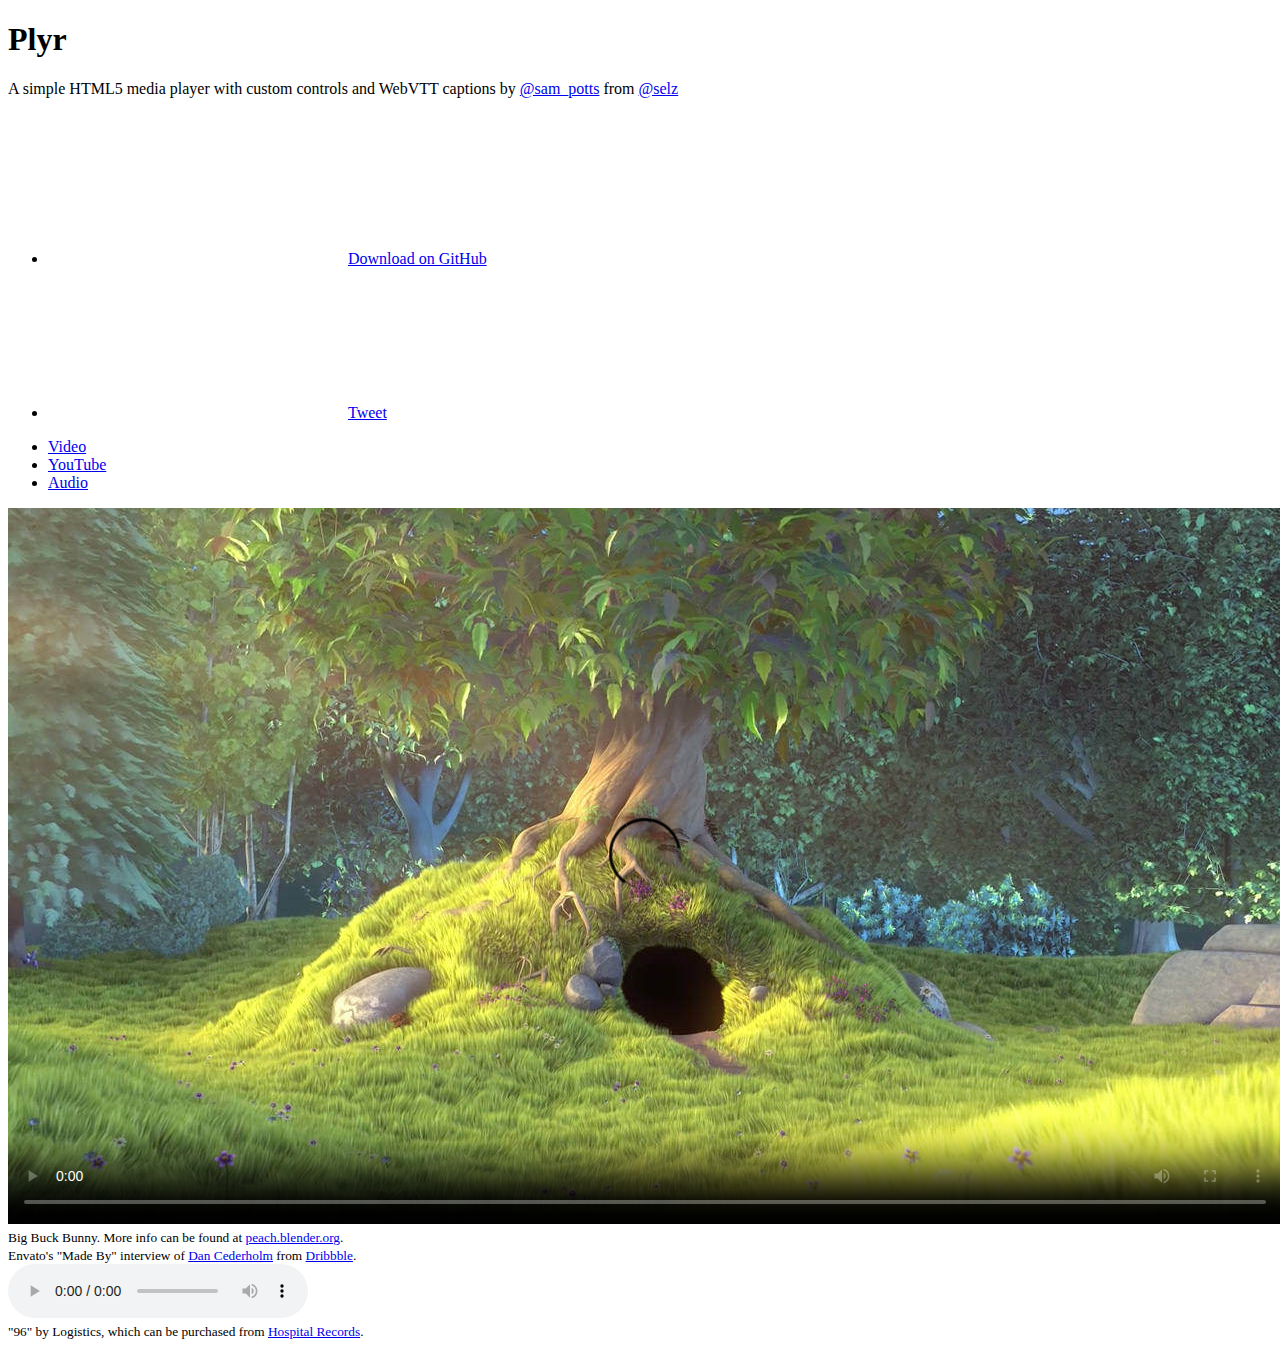
<file: lib/plyr/docs/index.html>
<!doctype html>
<html lang="en">
    <head>
        <meta charset="utf-8" />
        <title>Plyr - A simple HTML5 media player</title>
        <meta name="description" content="A simple HTML5 media player with custom controls and WebVTT captions.">
        <meta name="author" content="Sam Potts">
        <meta name="viewport" content="width=device-width, initial-scale=1">

        <!-- Styles -->
        <link rel="stylesheet" href="https://cdn.plyr.io/1.3.7/plyr.css">

        <!-- Docs styles -->
        <link rel="stylesheet" href="https://cdn.plyr.io/1.3.7/docs.css">
    </head>
    <body>
        <header>
            <h1>Plyr</h1>
            <p>A simple HTML5 media player with custom controls and WebVTT captions by <a href="https://twitter.com/sam_potts" target="_blank">@sam_potts</a> from <a href="https://twitter.com/selz" target="_blank">@selz</a></p>
            <nav>
                <ul>
                    <li>
                        <a href="https://github.com/selz/plyr" target="_blank" class="btn btn-primary" data-shr-network="github">
                            <svg class="icon"><use xlink:href="#shr-github"/></svg>Download on GitHub
                        </a>
                    </li>
                    <li>
                        <a href="https://twitter.com/intent/tweet?text=A+simple+HTML5+media+player+with+custom+controls+and+WebVTT+captions.&url=http%3A%2F%2Fplyr.io&via=Sam_Potts" target="_blank" class="btn btn-twitter" data-shr-network="twitter">
                            <svg class="icon"><use xlink:href="#shr-twitter"/></svg>Tweet
                        </a>
                    </li>
                </ul>
            </nav>
        </header>

        <main role="main" id="main">
            <nav class="btn-bar nav-panel">
                <ul>
                    <li><a href="#video" class="btn active btn-small">Video</a></li>
                    <li><a href="#youtube" class="btn btn-small">YouTube</a></li>
                    <li><a href="#audio" class="btn btn-small">Audio</a></li>
                </ul>
            </nav>
            <div class="panels">
                <section class="panel example-video active" id="video">
                    <div class="player">
                        <video poster="poster.jpg" controls crossorigin>
                            <!-- Video files -->
                            <source src="https://cdn.selz.com/plyr/1.0/movie.mp4" type="video/mp4">
                            <source src="https://cdn.selz.com/plyr/1.0/movie.webm" type="video/webm">

                            <!-- Text track file -->
                            <track kind="captions" label="English" srclang="en" src="https://cdn.selz.com/plyr/1.0/example_captions_en.vtt" default>

                            <!-- Fallback for browsers that don't support the <video> element -->
                            <a href="https://cdn.selz.com/plyr/1.0/movie.mp4">Download</a>
                        </video>
                    </div>
                    <small>Big Buck Bunny. More info can be found at <a href="https://peach.blender.org" target="_blank">peach.blender.org</a>.</small>
                </section>
                <section class="panel example-video" id="youtube">
                    <div class="player">
                        <div data-video-id="Au87oAJ2jeE" data-type="youtube"></div>
                    </div>
                    <small>Envato's "Made By" interview of <a href="https://www.youtube.com/watch?v=Au87oAJ2jeE" target="_blank">Dan Cederholm</a> from <a href="https://dribbble.com" target="_blank">Dribbble</a>.</small>
                </section>
                <section class="panel example-audio" id="audio">
                    <div class="player">
                        <audio controls>
                            <!-- Audio files -->
                            <source src="//cdn.selz.com/plyr/1.0/logistics-96-sample.mp3" type="audio/mp3">
                            <source src="//cdn.selz.com/plyr/1.0/logistics-96-sample.ogg" type="audio/ogg">

                            <!-- Fallback for browsers that don't support the <audio> element -->
                            <a href="//cdn.selz.com/plyr/1.0/logistics-96-sample.mp3">Download</a>
                        </audio>
                    </div>
                    <small>"96" by Logistics, which can be purchased from <a href="https://www.hospitalrecords.com/shop/artist/logistics" target="_blank">Hospital Records</a>.</small>
                </section>
            </div>
        </main>

        <!-- Load SVG defs -->
        <!-- You should bundle all SVG/Icons into one file using a build tool such as gulp and svg store -->
        <script>
        (function() {
            [
                "https://cdn.shr.one/0.1.9/sprite.svg",
                "https://cdn.plyr.io/1.3.7/sprite.svg"
            ]
            .forEach(function(u) {
                var x = new XMLHttpRequest(),
                    b = document.body;

                // Check for CORS support
                // If you're loading from same domain, you can remove the if statement
                // XHR for Chrome/Firefox/Opera/Safari
                if ("withCredentials" in x) {
                    x.open("GET", u, true);
                }
                // XDomainRequest for older IE
                else if (typeof XDomainRequest != "undefined") {
                    x = new XDomainRequest();
                    x.open("GET", u);
                }
                else {
                    return;
                }

                x.send();
                x.onload = function() {
                    var c = document.createElement("div");
                    c.setAttribute("hidden", "");
                    c.innerHTML = x.responseText;
                    b.insertBefore(c, b.childNodes[0]);
                }
            });
        })();
        </script>

        <!-- Plyr core script -->
        <script src="https://cdn.plyr.io/1.3.7/plyr.js"></script>

        <!-- Shr core script -->
        <script src="https://cdn.shr.one/0.1.9/shr.js"></script>

        <!-- Docs script -->
        <script src="https://cdn.plyr.io/1.3.7/docs.js"></script>
    </body>
</html>
</file>
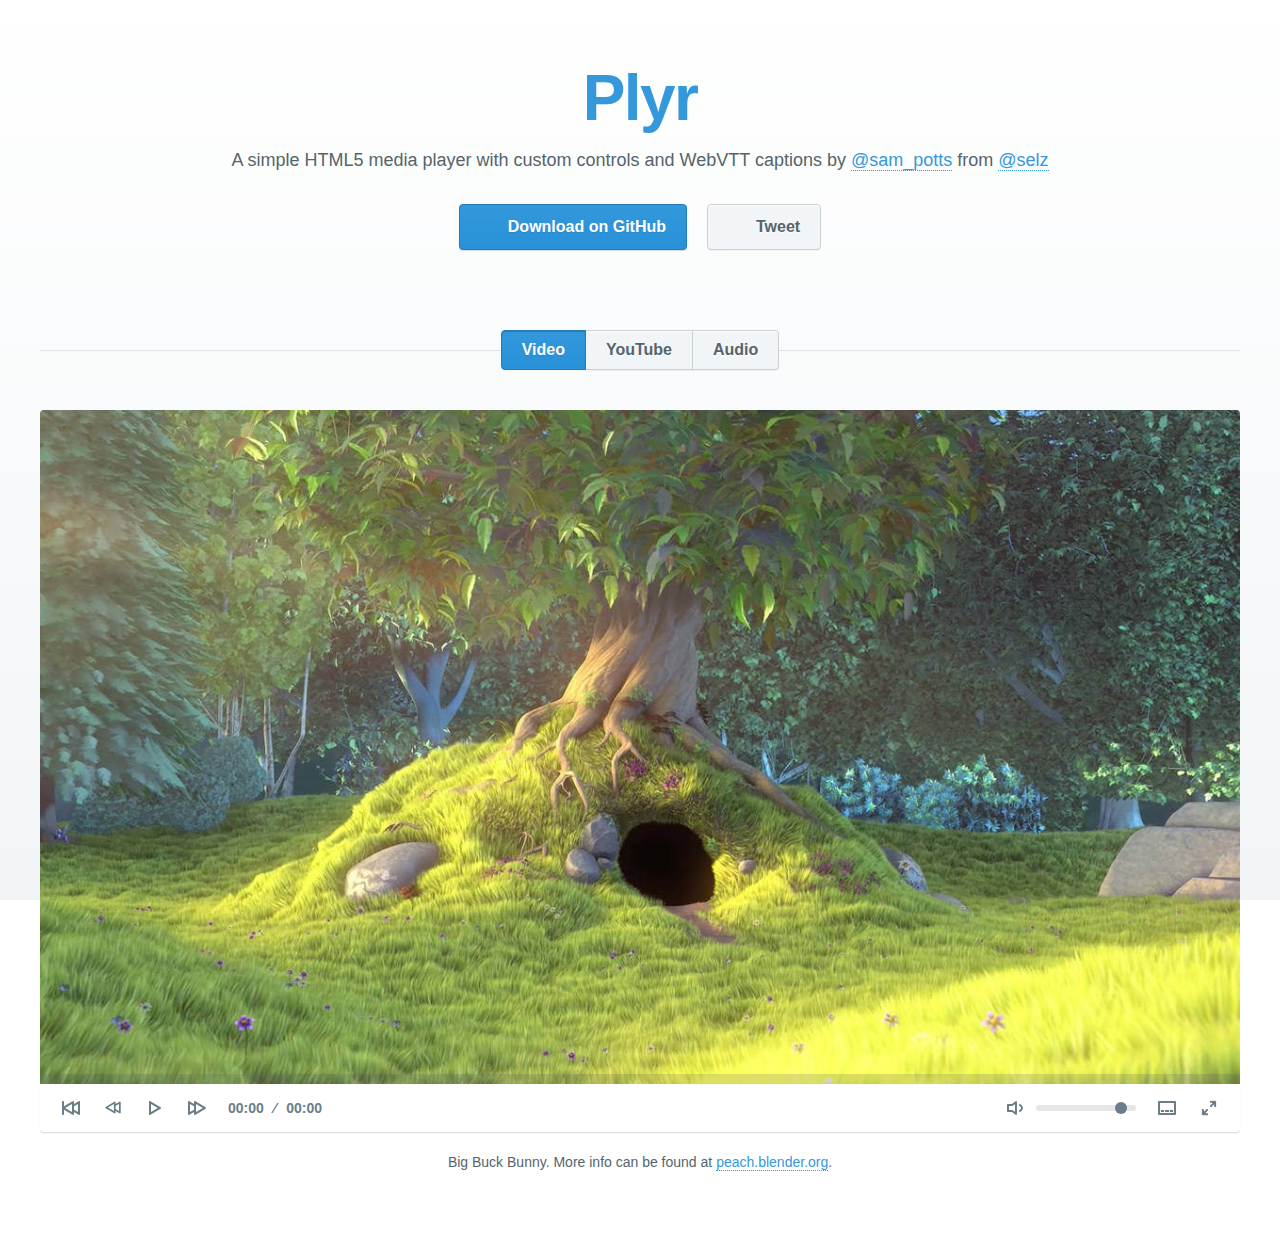
<file: lib/plyr/docs/index.master.html>
<!doctype html>
<html lang="en">
    <head>
        <meta charset="utf-8" />
        <title>Plyr - A simple HTML5 media player</title>
        <meta name="description" content="A simple HTML5 media player with custom controls and WebVTT captions.">
        <meta name="author" content="Sam Potts">
        <meta name="viewport" content="width=device-width, initial-scale=1">

        <!-- Styles -->
        <link rel="stylesheet" href="../dist/plyr.css">

        <!-- Docs styles -->
        <link rel="stylesheet" href="dist/docs.css">
    </head>
    <body>
        <header>
            <h1>Plyr</h1>
            <p>A simple HTML5 media player with custom controls and WebVTT captions by <a href="https://twitter.com/sam_potts" target="_blank">@sam_potts</a> from <a href="https://twitter.com/selz" target="_blank">@selz</a></p>
            <nav>
                <ul>
                    <li>
                        <a href="https://github.com/selz/plyr" target="_blank" class="btn btn-primary" data-shr-network="github">
                            <svg class="icon"><use xlink:href="#shr-github"/></svg>Download on GitHub
                        </a>
                    </li>
                    <li>
                        <a href="https://twitter.com/intent/tweet?text=A+simple+HTML5+media+player+with+custom+controls+and+WebVTT+captions.&url=http%3A%2F%2Fplyr.io&via=Sam_Potts" target="_blank" class="btn btn-twitter" data-shr-network="twitter">
                            <svg class="icon"><use xlink:href="#shr-twitter"/></svg>Tweet
                        </a>
                    </li>
                </ul>
            </nav>
        </header>

        <main role="main" id="main">
            <nav class="btn-bar nav-panel">
                <ul>
                    <li><a href="#video" class="btn active btn-small">Video</a></li>
                    <li><a href="#youtube" class="btn btn-small">YouTube</a></li>
                    <li><a href="#audio" class="btn btn-small">Audio</a></li>
                </ul>
            </nav>
            <div class="panels">
                <section class="panel example-video active" id="video">
                    <div class="player">
                        <video poster="poster.jpg" controls crossorigin>
                            <!-- Video files -->
                            <source src="https://cdn.selz.com/plyr/1.0/movie.mp4" type="video/mp4">
                            <source src="https://cdn.selz.com/plyr/1.0/movie.webm" type="video/webm">

                            <!-- Text track file -->
                            <track kind="captions" label="English" srclang="en" src="https://cdn.selz.com/plyr/1.0/example_captions_en.vtt" default>

                            <!-- Fallback for browsers that don't support the <video> element -->
                            <a href="https://cdn.selz.com/plyr/1.0/movie.mp4">Download</a>
                        </video>
                    </div>
                    <small>Big Buck Bunny. More info can be found at <a href="https://peach.blender.org" target="_blank">peach.blender.org</a>.</small>
                </section>
                <section class="panel example-video" id="youtube">
                    <div class="player">
                        <div data-video-id="Au87oAJ2jeE" data-type="youtube"></div>
                    </div>
                    <small>Envato's "Made By" interview of <a href="https://www.youtube.com/watch?v=Au87oAJ2jeE" target="_blank">Dan Cederholm</a> from <a href="https://dribbble.com" target="_blank">Dribbble</a>.</small>
                </section>
                <section class="panel example-audio" id="audio">
                    <div class="player">
                        <audio controls>
                            <!-- Audio files -->
                            <source src="//cdn.selz.com/plyr/1.0/logistics-96-sample.mp3" type="audio/mp3">
                            <source src="//cdn.selz.com/plyr/1.0/logistics-96-sample.ogg" type="audio/ogg">

                            <!-- Fallback for browsers that don't support the <audio> element -->
                            <a href="//cdn.selz.com/plyr/1.0/logistics-96-sample.mp3">Download</a>
                        </audio>
                    </div>
                    <small>"96" by Logistics, which can be purchased from <a href="https://www.hospitalrecords.com/shop/artist/logistics" target="_blank">Hospital Records</a>.</small>
                </section>
            </div>
        </main>

        <!-- Load SVG defs -->
        <!-- You should bundle all SVG/Icons into one file using a build tool such as gulp and svg store -->
        <script>
        (function() {
            [
                "https://cdn.shr.one/0.1.9/sprite.svg",
                "../dist/sprite.svg"
            ]
            .forEach(function(u) {
                var x = new XMLHttpRequest(),
                    b = document.body;

                // Check for CORS support
                // If you're loading from same domain, you can remove the if statement
                // XHR for Chrome/Firefox/Opera/Safari
                if ("withCredentials" in x) {
                    x.open("GET", u, true);
                }
                // XDomainRequest for older IE
                else if (typeof XDomainRequest != "undefined") {
                    x = new XDomainRequest();
                    x.open("GET", u);
                }
                else {
                    return;
                }

                x.send();
                x.onload = function() {
                    var c = document.createElement("div");
                    c.setAttribute("hidden", "");
                    c.innerHTML = x.responseText;
                    b.insertBefore(c, b.childNodes[0]);
                }
            });
        })();
        </script>

        <!-- Plyr core script -->
        <script src="../src/js/plyr.js"></script>

        <!-- Shr core script -->
        <script src="https://cdn.shr.one/0.1.9/shr.js"></script>

        <!-- Docs script -->
        <script src="dist/docs.js"></script>
    </body>
</html>
</file>
<file: lib/plyr/dist/plyr.css>
.player-captions,.player-controls,.player-controls .player-time{-moz-osx-font-smoothing:grayscale;-webkit-font-smoothing:antialiased}.player-controls button:focus,.player-progress-seek[type=range]:focus,.player-volume[type=range]:focus{outline:0}@-webkit-keyframes progress{to{background-position:40px 0}}@keyframes progress{to{background-position:40px 0}}.sr-only{position:absolute!important;clip:rect(1px,1px,1px,1px);padding:0!important;border:0!important;height:1px!important;width:1px!important;overflow:hidden}.player,.player-video-wrapper{position:relative}.player{max-width:100%;min-width:290px}.player,.player *,.player ::after,.player ::before{box-sizing:border-box}.player audio,.player video{width:100%;height:auto;vertical-align:middle}.player-video-embed{padding-bottom:56.25%;height:0}.player-video-embed iframe{position:absolute;top:0;left:0;width:100%;height:100%;border:0}.player-captions{display:none;position:absolute;bottom:0;left:0;width:100%;padding:20px 20px 30px;color:#fff;font-size:20px;text-align:center}.player-captions span{border-radius:2px;padding:3px 10px;background:rgba(0,0,0,.9)}.player-captions span:empty{display:none}@media (min-width:768px){.player-captions{font-size:24px}}.player.captions-active .player-captions{display:block}.player.fullscreen-active .player-captions{font-size:32px}.player-controls{zoom:1;position:relative;padding:10px;background:#fff;line-height:1;text-align:center;box-shadow:0 1px 1px rgba(52,63,74,.2)}.player-controls:after,.player-controls:before{content:"";display:table}.player-controls:after{clear:both}.player-controls-right{display:block;margin:10px auto 0}@media (min-width:560px){.player-controls-left{float:left}.player-controls-right{float:right;margin-top:0}}.player-controls button{display:inline-block;vertical-align:middle;margin:0 2px;padding:5px 10px;overflow:hidden;border:0;background:0 0;border-radius:3px;cursor:pointer;color:#6B7D86;transition:background .3s ease,color .3s ease,opacity .3s ease}.player-controls button svg{width:18px;height:18px;display:block;fill:currentColor;transition:fill .3s ease}.player-controls button.tab-focus,.player-controls button:hover{background:#3498DB;color:#fff}.player-controls .icon-captions-on,.player-controls .icon-exit-fullscreen,.player-controls .icon-muted{display:none}.player-controls .player-time{display:inline-block;vertical-align:middle;margin-left:10px;color:#6B7D86;font-weight:600;font-size:14px}.player-controls .player-time+.player-time{display:none}@media (min-width:560px){.player-controls .player-time+.player-time{display:inline-block}}.player-controls .player-time+.player-time::before{content:'\2044';margin-right:10px}.player-tooltip{position:absolute;z-index:2;bottom:100%;margin-bottom:10px;padding:10px 15px;opacity:0;background:#fff;border:1px solid #D6DADD;border-radius:3px;color:#6B7D86;font-size:14px;line-height:1.5;font-weight:600;-webkit-transform:translate(-50%,30px) scale(0);transform:translate(-50%,30px) scale(0);-webkit-transform-origin:50% 100%;transform-origin:50% 100%;transition:opacity .2s .1s ease,-webkit-transform .2s .1s ease;transition:transform .2s .1s ease,opacity .2s .1s ease;transition:transform .2s .1s ease,opacity .2s .1s ease,-webkit-transform .2s .1s ease}.player-tooltip::after{content:'';position:absolute;z-index:1;top:100%;left:50%;display:block;width:10px;height:10px;background:#fff;-webkit-transform:translate(-50%,-50%) rotate(45deg) translateY(1px);transform:translate(-50%,-50%) rotate(45deg) translateY(1px);border:1px solid #D6DADD;border-width:0 1px 1px 0}.player button.tab-focus:focus .player-tooltip,.player button:hover .player-tooltip{opacity:1;-webkit-transform:translate(-50%,0) scale(1);transform:translate(-50%,0) scale(1)}.player button:hover .player-tooltip{z-index:3}.player-progress{position:absolute;bottom:100%;left:0;right:0;width:100%;height:10px;background:rgba(86,93,100,.2)}.player-progress-buffer[value],.player-progress-played[value],.player-progress-seek[type=range]{position:absolute;left:0;top:0;width:100%;height:10px;margin:0;padding:0;vertical-align:top;-webkit-appearance:none;-moz-appearance:none;border:none;background:0 0}.player-progress-buffer[value]::-webkit-progress-bar,.player-progress-played[value]::-webkit-progress-bar{background:0 0}.player-progress-buffer[value]::-webkit-progress-value,.player-progress-played[value]::-webkit-progress-value{background:currentColor}.player-progress-buffer[value]::-moz-progress-bar,.player-progress-played[value]::-moz-progress-bar{background:currentColor}.player-progress-played[value]{z-index:2;color:#3498DB}.player-progress-buffer[value]{color:rgba(86,93,100,.25)}.player-progress-seek[type=range]{z-index:4;cursor:pointer;outline:0}.player-progress-seek[type=range]::-webkit-slider-runnable-track{background:0 0;border:0}.player-progress-seek[type=range]::-webkit-slider-thumb{-webkit-appearance:none;background:0 0;border:0;width:20px;height:10px}.player-progress-seek[type=range]::-moz-range-track{background:0 0;border:0}.player-progress-seek[type=range]::-moz-range-thumb{-moz-appearance:none;background:0 0;border:0;width:20px;height:10px}.player-progress-seek[type=range]::-ms-track{color:transparent;background:0 0;border:0}.player-progress-seek[type=range]::-ms-fill-lower,.player-progress-seek[type=range]::-ms-fill-upper{background:0 0;border:0}.player-progress-seek[type=range]::-ms-thumb{background:0 0;border:0;width:20px;height:10px}.player-progress-seek[type=range]::-moz-focus-outer{border:0}.player.loading .player-progress-buffer{-webkit-animation:progress 1s linear infinite;animation:progress 1s linear infinite;background-size:40px 40px;background-repeat:repeat-x;background-color:rgba(86,93,100,.25);background-image:linear-gradient(-45deg,rgba(0,0,0,.15) 25%,transparent 25%,transparent 50%,rgba(0,0,0,.15) 50%,rgba(0,0,0,.15) 75%,transparent 75%,transparent);color:transparent}.player-controls [data-player=pause],.player.playing .player-controls [data-player=play]{display:none}.player.playing .player-controls [data-player=pause]{display:inline-block}.player-volume[type=range]{display:inline-block;vertical-align:middle;-webkit-appearance:none;-moz-appearance:none;width:100px;margin:0 10px 0 0;padding:0;cursor:pointer;background:0 0;border:none}.player-volume[type=range]::-webkit-slider-runnable-track{height:6px;background:#e6e6e6;border:0;border-radius:3px}.player-volume[type=range]::-webkit-slider-thumb{-webkit-appearance:none;margin-top:-3px;height:12px;width:12px;background:#6B7D86;border:0;border-radius:6px;transition:background .3s ease;cursor:ew-resize}.player-volume[type=range]::-moz-range-track{height:6px;background:#e6e6e6;border:0;border-radius:3px}.player-volume[type=range]::-moz-range-thumb{height:12px;width:12px;background:#6B7D86;border:0;border-radius:6px;transition:background .3s ease;cursor:ew-resize}.player-volume[type=range]::-ms-track{height:6px;background:0 0;border-color:transparent;border-width:3px 0;color:transparent}.player-volume[type=range]::-ms-fill-lower,.player-volume[type=range]::-ms-fill-upper{height:6px;background:#e6e6e6;border:0;border-radius:3px}.player-volume[type=range]::-ms-thumb{height:12px;width:12px;background:#6B7D86;border:0;border-radius:6px;transition:background .3s ease;cursor:ew-resize}.player-volume[type=range]:focus::-webkit-slider-thumb{background:#3498DB}.player-volume[type=range]:focus::-moz-range-thumb{background:#3498DB}.player-volume[type=range]:focus::-ms-thumb{background:#3498DB}.player-audio.ios .player-controls-right,.player.ios .player-volume,.player.ios [data-player=mute]{display:none}.player-audio.ios .player-controls-left{float:none}.player-audio .player-controls{padding-top:20px}.player-audio .player-progress{bottom:auto;top:0;background:#D6DADD}.player-fullscreen,.player.fullscreen-active{position:fixed;top:0;left:0;right:0;bottom:0;height:100%;width:100%;z-index:10000000;background:#000}.player-fullscreen video,.player.fullscreen-active video{height:100%}.player-fullscreen .player-video-wrapper,.player.fullscreen-active .player-video-wrapper{height:100%;width:100%}.player-fullscreen .player-controls,.player.fullscreen-active .player-controls{position:absolute;bottom:0;left:0;right:0}.player-fullscreen.fullscreen-hide-controls.playing .player-controls,.player.fullscreen-active.fullscreen-hide-controls.playing .player-controls{-webkit-transform:translateY(100%) translateY(5px);transform:translateY(100%) translateY(5px);transition:-webkit-transform .3s .2s ease;transition:transform .3s .2s ease;transition:transform .3s .2s ease,-webkit-transform .3s .2s ease}.player-fullscreen.fullscreen-hide-controls.playing.player-hover .player-controls,.player.fullscreen-active.fullscreen-hide-controls.playing.player-hover .player-controls{-webkit-transform:translateY(0);transform:translateY(0)}.player-fullscreen.fullscreen-hide-controls.playing .player-captions,.player.fullscreen-active.fullscreen-hide-controls.playing .player-captions{bottom:5px;transition:bottom .3s .2s ease}.player-fullscreen .player-captions,.player-fullscreen.fullscreen-hide-controls.playing.player-hover .player-captions,.player.fullscreen-active .player-captions,.player.fullscreen-active.fullscreen-hide-controls.playing.player-hover .player-captions{top:auto;bottom:90px}@media (min-width:560px){.player-fullscreen .player-captions,.player-fullscreen.fullscreen-hide-controls.playing.player-hover .player-captions,.player.fullscreen-active .player-captions,.player.fullscreen-active.fullscreen-hide-controls.playing.player-hover .player-captions{bottom:60px}}.player.captions-active .player-controls .icon-captions-on,.player.fullscreen-active .icon-exit-fullscreen,.player.muted .player-controls .icon-muted{display:block}.player [data-player=captions],.player [data-player=fullscreen],.player.captions-active .player-controls .icon-captions-on+svg,.player.fullscreen-active .icon-exit-fullscreen+svg,.player.muted .player-controls .icon-muted+svg{display:none}.player.captions-enabled [data-player=captions],.player.fullscreen-enabled [data-player=fullscreen]{display:inline-block}
</file>
<file: lib/plyr/docs/dist/docs.css>
/*! normalize.css v2.1.3 | MIT License | git.io/normalize */a.logo,img,legend{border:0}article,aside,details,figcaption,figure,footer,header,hgroup,main,nav,section,small,summary{display:block}[hidden],template{display:none}body,figure,ul li{margin:0}body,h1,h2{-moz-osx-font-smoothing:grayscale;-webkit-font-smoothing:antialiased}body,small{padding:0 10px}nav ul,ul li{list-style:none;padding:0}legend,nav ul,ul li{padding:0}.btn-bar,sub,sup{position:relative}.example-video .player iframe,.example-video .player-video iframe,.example-video .player-youtube iframe{-webkit-mask-image:url([data-uri])}audio,canvas,video{display:inline-block}audio:not([controls]){display:none;height:0}html{font-family:sans-serif;-ms-text-size-adjust:100%;-webkit-text-size-adjust:100%}a{background:0 0;text-decoration:none;color:#3498db;border-bottom:1px dotted currentColor;transition:background .3s ease,color .3s ease,border .3s ease}a:active,a:hover{outline:0}abbr[title]{border-bottom:1px dotted}b,strong{font-weight:700}dfn{font-style:italic}hr{box-sizing:content-box;height:0}mark{background:#ff0;color:#000}code,kbd,pre,samp{font-family:monospace,serif;font-size:1em}pre{white-space:pre-wrap}.btn-bar,nav li{white-space:nowrap}q{quotes:"\201C" "\201D" "\2018" "\2019"}sub,sup{font-size:75%;line-height:0;vertical-align:baseline}sup{top:-.5em}.btn-bar::before,.btn-count::before{content:"";top:50%}sub{bottom:-.25em}svg:not(:root){overflow:hidden}fieldset{border:1px solid silver;margin:0 2px;padding:.35em .625em .75em}button,input,select,textarea{font-family:inherit;font-size:100%;margin:0}button,input{line-height:normal}button,select{text-transform:none}button,html input[type=button],input[type=reset],input[type=submit]{-webkit-appearance:button;cursor:pointer}button[disabled],html input[disabled]{cursor:default}input[type=checkbox],input[type=radio]{box-sizing:border-box;padding:0}input[type=search]{-webkit-appearance:textfield;box-sizing:content-box}input[type=search]::-webkit-search-cancel-button,input[type=search]::-webkit-search-decoration{-webkit-appearance:none}button::-moz-focus-inner,input::-moz-focus-inner{border:0;padding:0}textarea{overflow:auto;vertical-align:top}table{border-collapse:collapse;border-spacing:0}@-webkit-keyframes fade-in{0%{opacity:0}100%{opacity:1}}@keyframes fade-in{0%{opacity:0}100%{opacity:1}}@font-face{font-family:Avenir;src:url(//cdn.plyr.io/fonts/avenir-medium.woff2) format("woff2"),url(//cdn.plyr.io/fonts/avenir-medium.woff) format("woff");font-style:normal;font-weight:400}@font-face{font-family:Avenir;src:url(//cdn.plyr.io/fonts/avenir-bold.woff2) format("woff2"),url(//cdn.plyr.io/fonts/avenir-bold.woff) format("woff");font-style:normal;font-weight:600}h1,h2{letter-spacing:-.025em;color:#2E3C44;margin:0 0 10px;line-height:1.2}h1{font-size:64px;font-size:4rem;color:#3498DB}p,small{margin:0 0 20px}small{font-size:14px;font-size:.875rem}a:focus,a:hover{color:#343f4a;border-bottom-color:transparent}a:focus{outline:#343f4a dotted thin;outline-offset:1px}.color-vimeo{color:#19b7ed}.color-youtube{color:#cc181e}*,::after,::before{box-sizing:border-box}.btn-bar ul,nav li{display:inline-block}html{height:100%;font-size:100%;background:linear-gradient(#fff,#f2f5f7) fixed}body{font-family:Avenir,"Helvetica Neue",Helvetica,Arial,sans-serif;line-height:1.5;text-align:center;color:#55646b}header{padding:20px;margin-bottom:20px}header p{font-size:18px;font-size:1.125rem}section{padding-bottom:20px}@media (min-width:480px){header{padding-top:60px;padding-bottom:60px}section{padding-bottom:40px}}.icon{fill:currentColor;width:18px;height:18px;vertical-align:-3px}a svg,button svg,label svg{pointer-events:none}.btn .icon,a .icon{margin-right:10px}nav ul{margin:0;font-size:0}nav li{margin-top:10px;font-size:16px;font-size:1rem}nav li+li{margin-left:20px}.btn-bar{margin:0 auto 20px;max-width:1200px}.btn-bar::before{position:absolute;left:0;right:0;height:1px;background:#dbe3e8}.btn-bar ul{position:relative;z-index:1;-webkit-user-select:none;-moz-user-select:none;-ms-user-select:none;user-select:none}.btn-bar li{margin:0}.btn-bar li:first-child .btn{border-radius:4px 0 0 4px}.btn-bar li:last-child .btn{border-radius:0 4px 4px 0}.btn-bar li+li .btn{margin-left:-1px}.btn-bar .btn{display:block;border-radius:0}.btn-bar .btn.active{box-shadow:inset 0 1px 1px rgba(0,0,0,.2);position:relative;z-index:1}.btn-bar .btn.active .icon{color:inherit}@media (min-width:560px){.btn-bar{margin-bottom:40px}}.btn,.btn-count{display:inline-block;vertical-align:middle;border-radius:4px;font-weight:600;-webkit-user-select:none;-moz-user-select:none;-ms-user-select:none;user-select:none}.btn{padding:10px 20px;background:#f2f5f7;border:1px solid #cbd0d3;box-shadow:inset 0 1px 0 #fff,0 1px 1px rgba(0,0,0,.05);text-shadow:0 1px 1px #fff;color:#55646b;transition:background .3s ease,border .3s ease,color .3s ease}.btn:focus,.btn:hover{border-color:#b5bcc0;color:#55646b;outline:0}.btn-youtube .icon{color:#cc181e}.btn-vimeo .icon{color:#19b7ed}.btn-twitter .icon{color:#4BAAF4}.btn-bar .active,.btn-primary{background-image:linear-gradient(#3498db,#2791d9);background-color:#3498db;border-color:#217dbb;box-shadow:0 1px 1px rgba(0,0,0,.15);text-shadow:0 1px 1px rgba(0,0,0,.1);color:#fff}.btn-primary:focus,.btn-primary:hover{color:#fff;border-color:#196090}.btn-small{padding-top:7px;padding-bottom:7px}.btn-count{position:relative;margin-left:10px;padding:10px 15px;background:#fff;border:1px solid #cbd0d3}.btn-count::before{position:absolute;display:block;width:8px;height:8px;left:1px;margin-top:-4px;background:inherit;border:inherit;border-width:1px 0 0 1px;-webkit-transform:rotate(-45deg) translate(-50%,-50%);transform:rotate(-45deg) translate(-50%,-50%)}.panel{display:none}.panel.active{display:block;-webkit-animation:fade-in .3s ease;animation:fade-in .3s ease}.error body,html.error{height:100%}.error body{width:100%;display:table;table-layout:fixed}.error main{display:table-cell;width:100%;vertical-align:middle}.example-audio .player,.example-video .player{margin:0 auto 20px}.example-audio .player-controls,.example-video .player-controls{border-radius:0 0 4px 4px}.example-audio .player{max-width:520px}.example-audio .player-controls{border-radius:4px}.example-audio .player-progress{border-radius:4px 4px 0 0;overflow:hidden}.example-video .player{max-width:1200px}.example-video .player iframe,.example-video .player video{border-radius:4px}.example-video .player-video iframe,.example-video .player-video video,.example-video .player-youtube iframe,.example-video .player-youtube video{border-radius:4px 4px 0 0}.example-video .player-video-fullscreen,.example-video .player-video.fullscreen-active,.example-video .player-youtube-fullscreen,.example-video .player-youtube.fullscreen-active{max-width:none}.example-video .player-video-fullscreen .player-controls,.example-video .player-video-fullscreen iframe,.example-video .player-video-fullscreen video,.example-video .player-video.fullscreen-active .player-controls,.example-video .player-video.fullscreen-active iframe,.example-video .player-video.fullscreen-active video,.example-video .player-youtube-fullscreen .player-controls,.example-video .player-youtube-fullscreen iframe,.example-video .player-youtube-fullscreen video,.example-video .player-youtube.fullscreen-active .player-controls,.example-video .player-youtube.fullscreen-active iframe,.example-video .player-youtube.fullscreen-active video{border-radius:0}.example-video .player-video-fullscreen iframe,.example-video .player-video.fullscreen-active iframe,.example-video .player-youtube-fullscreen iframe,.example-video .player-youtube.fullscreen-active iframe{-webkit-mask-image:none}
</file>
